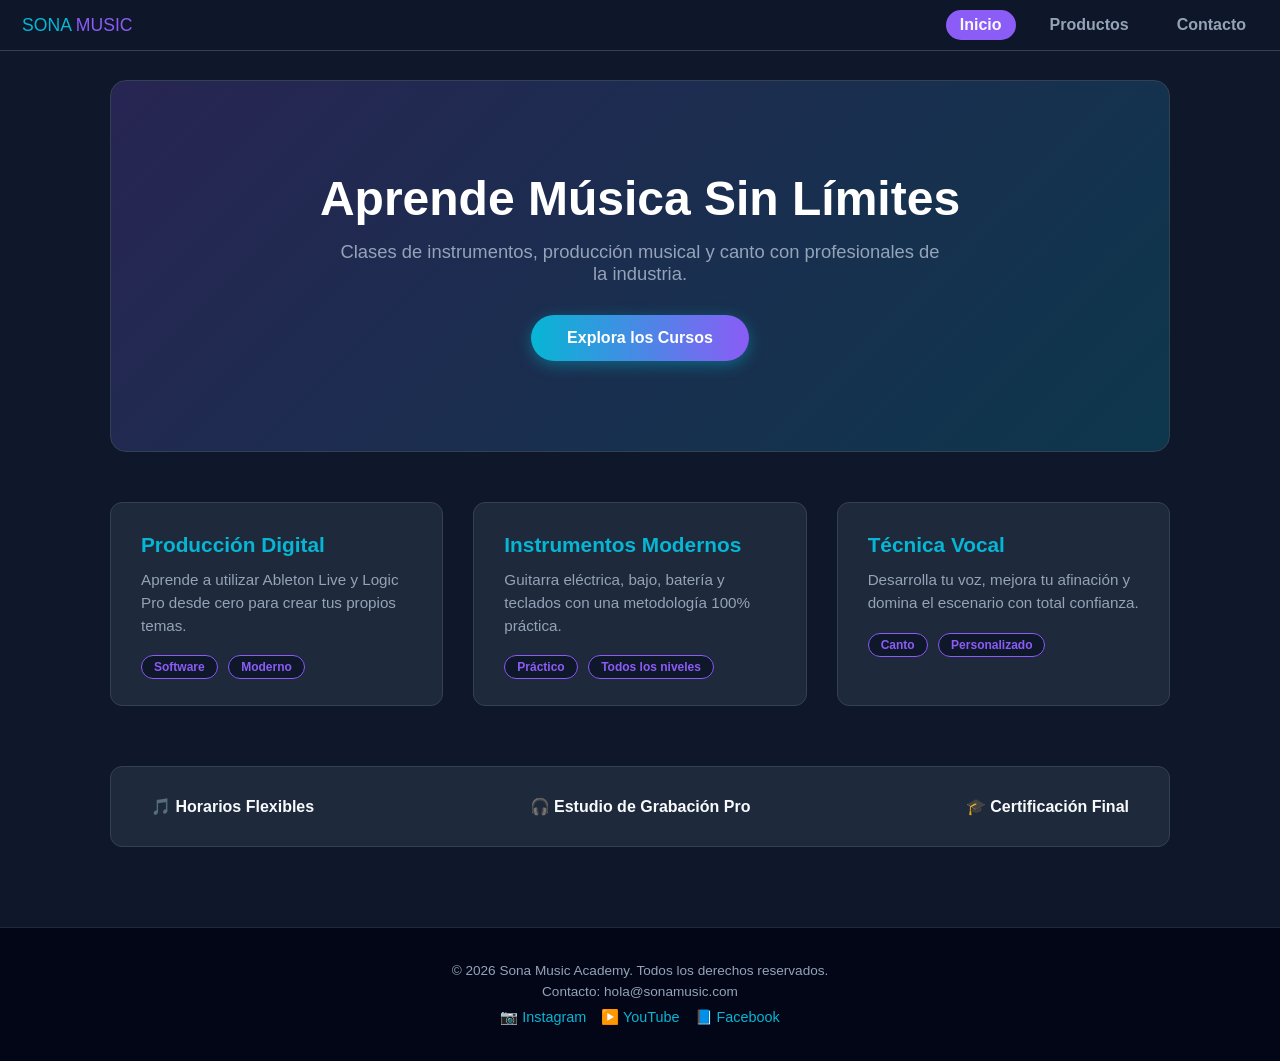
<file: index.html>
<!DOCTYPE html>
<html lang="es">
<head>
  <meta charset="UTF-8">
  <meta name="viewport" content="width=device-width, initial-scale=1.0">
  <title>Sona Music Academy - Inicio</title>
  <link rel="stylesheet" href="global.css">
  <style>
    /* Estilos particulares de index.html */
    #container {
      max-width: 1100px;
      margin: 0 auto;
      padding: 0 20px;
    }

    /* Hero */
    .hero-banner {
      background: linear-gradient(135deg, rgba(139, 92, 246, 0.2), rgba(6, 182, 212, 0.2)),
                  url('https://images.unsplash.com/photo-1511671782779-c97d3d27a1d4?auto=format&fit=crop&w=1200&q=80') center/cover;
      border: 1px solid #334155;
      padding: 90px 30px;
      border-radius: 16px;
      text-align: center;
      margin: 25px 0 50px 0;
    }

    .hero-banner h1 {
      font-size: 3rem;
      margin-bottom: 15px;
      color: #ffffff;
    }

    .hero-banner p {
      font-size: 1.15rem;
      color: var(--text-muted);
      margin-bottom: 30px;
      max-width: 600px;
      margin-left: auto;
      margin-right: auto;
    }

    .btn-cta {
      background: linear-gradient(90deg, var(--accent-cyan), var(--accent-purple));
      color: white;
      border: none;
      padding: 14px 36px;
      font-size: 1rem;
      font-weight: 700;
      border-radius: 30px;
      cursor: pointer;
      box-shadow: 0 4px 15px rgba(6, 182, 212, 0.4);
      transition: transform 0.2s, box-shadow 0.2s;
    }

    .btn-cta:hover {
      transform: translateY(-2px);
      box-shadow: 0 6px 20px rgba(139, 92, 246, 0.5);
    }

    /* Sección de colecciones / programas */
    .programs-grid {
      display: grid;
      grid-template-columns: repeat(auto-fit, minmax(280px, 1fr));
      gap: 30px;
      margin-bottom: 60px;
    }

    .program-card {
      background-color: var(--card-bg);
      border: 1px solid #334155;
      padding: 30px;
      border-radius: 12px;
    }

    .program-card h3 {
      font-size: 1.3rem;
      color: var(--accent-cyan);
      margin-bottom: 12px;
    }

    .program-card p {
      color: var(--text-muted);
      font-size: 0.95rem;
      line-height: 1.5;
      margin-bottom: 20px;
    }

    .tag {
      background-color: #0f172a;
      color: var(--accent-purple);
      border: 1px solid var(--accent-purple);
      padding: 4px 12px;
      border-radius: 20px;
      font-size: 0.75rem;
      font-weight: 600;
      margin-right: 6px;
    }

    /* Banda de beneficios con Flexbox */
    .perks-bar {
      display: flex;
      justify-content: space-between;
      align-items: center;
      background-color: var(--card-bg);
      border: 1px solid #334155;
      padding: 30px 40px;
      border-radius: 12px;
      flex-wrap: wrap;
      gap: 20px;
    }

    .perk-item {
      display: flex;
      align-items: center;
      gap: 10px;
      font-weight: 600;
      color: var(--text-main);
    }
  </style>
</head>
<body>

  <!-- Menú Fijo -->
  <header class="menu-fixed">
    <a href="index.html" class="brand-logo">SONA <span>MUSIC</span></a>
    <nav class="nav-links">
      <a href="index.html" class="active">Inicio</a>
      <a href="productos.html">Productos</a>
      <a href="contacto.html">Contacto</a>
    </nav>
  </header>

  <!-- Contenido Principal -->
  <main id="container">
    
    <!-- Hero -->
    <section class="hero-banner">
      <h1>Aprende Música Sin Límites</h1>
      <p>Clases de instrumentos, producción musical y canto con profesionales de la industria.</p>
      <button class="btn-cta" onclick="location.href='productos.html'">Explora los Cursos</button>
    </section>

    <!-- 3 Bloques informativos -->
    <section class="programs-grid">
      <div class="program-card">
        <h3>Producción Digital</h3>
        <p>Aprende a utilizar Ableton Live y Logic Pro desde cero para crear tus propios temas.</p>
        <span class="tag">Software</span>
        <span class="tag">Moderno</span>
      </div>
      <div class="program-card">
        <h3>Instrumentos Modernos</h3>
        <p>Guitarra eléctrica, bajo, batería y teclados con una metodología 100% práctica.</p>
        <span class="tag">Práctico</span>
        <span class="tag">Todos los niveles</span>
      </div>
      <div class="program-card">
        <h3>Técnica Vocal</h3>
        <p>Desarrolla tu voz, mejora tu afinación y domina el escenario con total confianza.</p>
        <span class="tag">Canto</span>
        <span class="tag">Personalizado</span>
      </div>
    </section>

    <!-- Banda de Beneficios (Flex) -->
    <section class="perks-bar">
      <div class="perk-item">🎵 Horarios Flexibles</div>
      <div class="perk-item">🎧 Estudio de Grabación Pro</div>
      <div class="perk-item">🎓 Certificación Final</div>
    </section>

  </main>

  <!-- Pie de página -->
  <footer>
    <p>&copy; 2026 Sona Music Academy. Todos los derechos reservados.</p>
    <p>Contacto: hola@sonamusic.com</p>

    <div class="redes">
    <a href="#">📷 Instagram</a>
    <a href="#">▶️ YouTube</a>
    <a href="#">📘 Facebook</a>
  </footer>

</body>
</html>
</file>
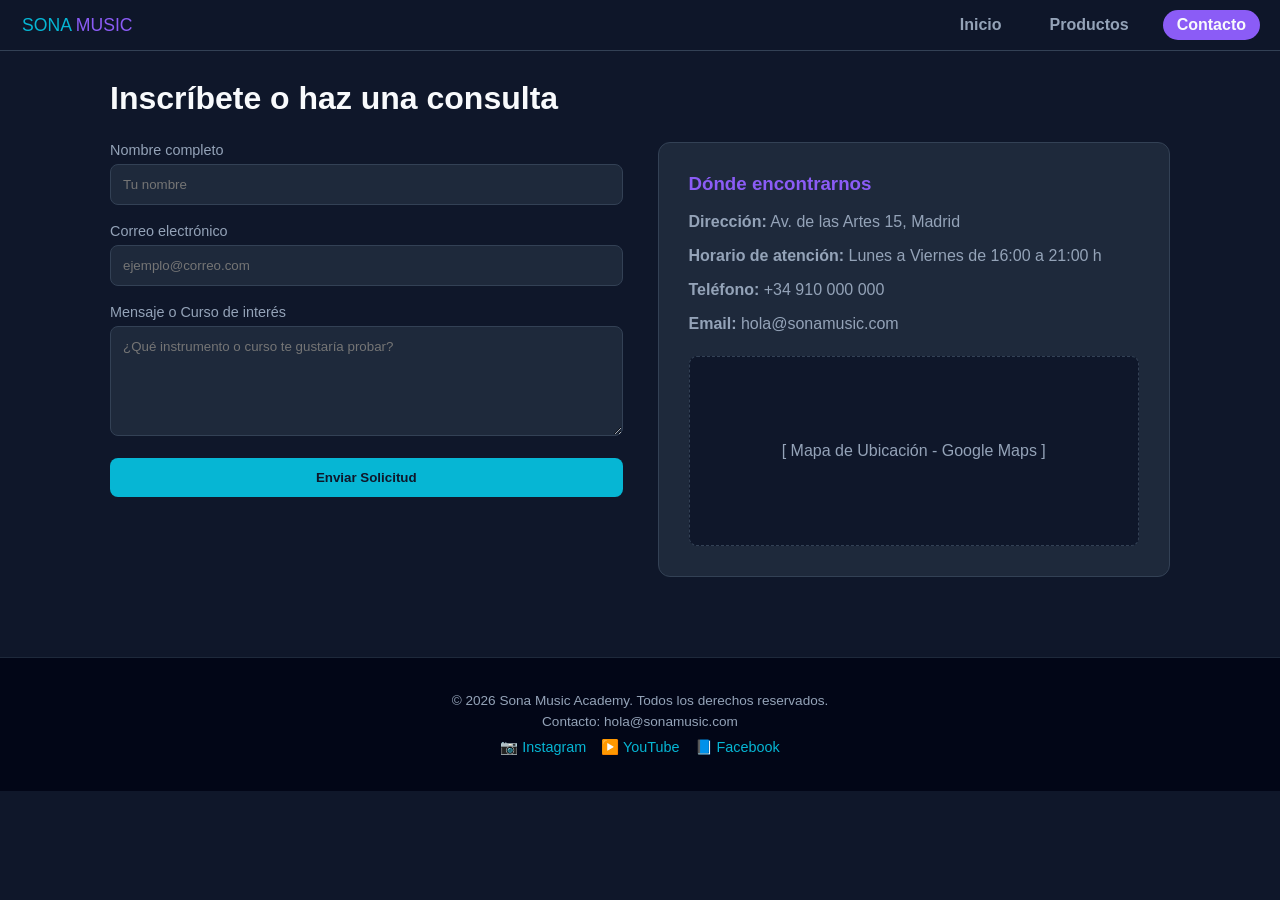
<file: contacto.html>
<!DOCTYPE html>
<html lang="es">
<head>
  <meta charset="UTF-8">
  <meta name="viewport" content="width=device-width, initial-scale=1.0">
  <title>Sona Music Academy - Contacto</title>
  <link rel="stylesheet" href="global.css">
  <style>
    /* Estilos particulares de contacte.html */
    .container {
      max-width: 1100px;
      margin: 0 auto;
      padding: 0 20px;
    }

    h2 {
      margin-top: 20px;
      margin-bottom: 25px;
      font-size: 2rem;
    }

    /* Layout en Grid de 2 Columnas */
    .grid-contact {
      display: grid;
      grid-template-columns: 1fr 1fr;
      gap: 35px;
    }

    @media (max-width: 768px) {
      .grid-contact {
        grid-template-columns: 1fr;
      }
    }

    /* Columna A: Formulario */
    .field-box {
      margin-bottom: 18px;
    }

    .field-box label {
      display: block;
      margin-bottom: 6px;
      font-size: 0.9rem;
      color: var(--text-muted);
    }

    .field-box input,
    .field-box textarea {
      width: 100%;
      padding: 12px;
      background-color: var(--card-bg);
      border: 1px solid #334155;
      border-radius: 8px;
      color: white;
      font-family: inherit;
    }

    .field-box textarea {
      height: 110px;
      resize: vertical;
    }

    .btn-send {
      background-color: var(--accent-cyan);
      color: #0f172a;
      border: none;
      padding: 12px 28px;
      font-weight: 700;
      border-radius: 8px;
      cursor: pointer;
      width: 100%;
    }

    /* Columna B: Información y Mapa */
    .info-box {
      background-color: var(--card-bg);
      border: 1px solid #334155;
      padding: 30px;
      border-radius: 12px;
    }

    .info-box h3 {
      color: var(--accent-purple);
      margin-bottom: 15px;
    }

    .info-box p {
      color: var(--text-muted);
      margin-bottom: 10px;
      line-height: 1.5;
    }

    .map-placeholder {
      width: 100%;
      height: 190px;
      background-color: #0f172a;
      border: 1px dashed #334155;
      border-radius: 8px;
      display: flex;
      align-items: center;
      justify-content: center;
      color: var(--text-muted);
      margin-top: 20px;
    }
  </style>
</head>
<body>

  <header class="menu-fixed">
    <a href="index.html" class="brand-logo">SONA <span>MUSIC</span></a>
    <nav class="nav-links">
      <a href="index.html">Inicio</a>
      <a href="productos.html">Productos</a>
      <a href="contacto.html" class="active">Contacto</a>
    </nav>
  </header>

  <main class="container">
    
    <h2>Inscríbete o haz una consulta</h2>

    <div class="grid-contact">
      
      <section>
        <form>
          <div class="field-box">
            <label for="name">Nombre completo</label>
            <input type="text" id="name" required placeholder="Tu nombre">
          </div>
          <div class="field-box">
            <label for="email">Correo electrónico</label>
            <input type="email" id="email" required placeholder="ejemplo@correo.com">
          </div>
          <div class="field-box">
            <label for="msg">Mensaje o Curso de interés</label>
            <textarea id="msg" required placeholder="¿Qué instrumento o curso te gustaría probar?"></textarea>
          </div>
          <button type="submit" class="btn-send">Enviar Solicitud</button>
        </form>
      </section>

      <!-- Columna B: Información y Mapa -->
      <section class="info-box">
        <h3>Dónde encontrarnos</h3>
        <p><strong>Dirección:</strong> Av. de las Artes 15, Madrid</p>
        <p><strong>Horario de atención:</strong> Lunes a Viernes de 16:00 a 21:00 h</p>
        <p><strong>Teléfono:</strong> +34 910 000 000</p>
        <p><strong>Email:</strong> hola@sonamusic.com</p>

        <div class="map-placeholder">
          [ Mapa de Ubicación - Google Maps ]
        </div>
      </section>

    </div>

  </main>

  <!-- Pie de página -->
  <footer>
    <p>&copy; 2026 Sona Music Academy. Todos los derechos reservados.</p>
    <p>Contacto: hola@sonamusic.com</p>

    <div class="redes">
    <a href="#">📷 Instagram</a>
    <a href="#">▶️ YouTube</a>
    <a href="#">📘 Facebook</a>
  </footer>

</body>
</html>
</file>
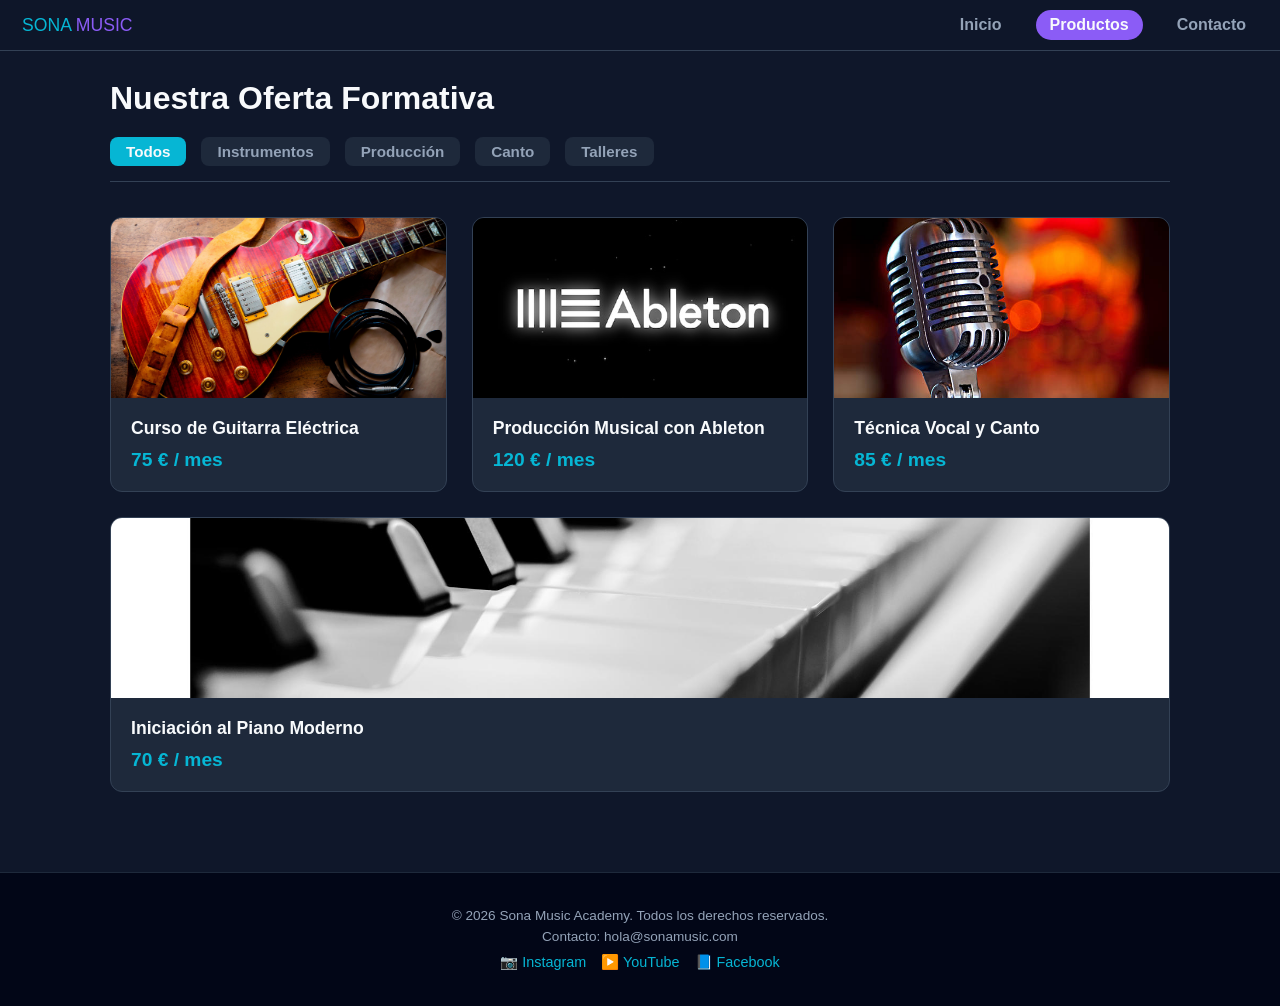
<file: productos.html>
<!DOCTYPE html>
<html lang="es">
<head>
  <meta charset="UTF-8">
  <meta name="viewport" content="width=device-width, initial-scale=1.0">
  <title>Sona Music Academy - Cursos</title>
  <link rel="stylesheet" href="global.css">
  <style>

   .imagen{
      width: 100%;
      height: 100%;
       object-fit: cover;
   }
    .container {
      max-width: 1100px;
      margin: 0 auto;
      padding: 0 20px;
    }

    h2 {
      margin-top: 20px;
      margin-bottom: 20px;
      font-size: 2rem;
    }

    /* Barra de filtros */
    .filter-wrapper {
      display: flex;
      gap: 15px;
      margin-bottom: 35px;
      padding-bottom: 15px;
      border-bottom: 1px solid #334155;
    }

    .filter-wrapper a {
      color: var(--text-muted);
      text-decoration: none;
      font-size: 0.95rem;
      font-weight: 600;
      padding: 6px 16px;
      border-radius: 8px;
      background-color: var(--card-bg);
      cursor: pointer;
    }

    .filter-wrapper a.active-filter,
    .filter-wrapper a:hover {
      color: var(--text-main);
      background-color: var(--accent-cyan);
    }

  
    .courses-flex-grid {
      display: flex;
      flex-wrap: wrap;
      gap: 25px;
    }

    .course-card {
      flex: 1 1 260px;
      background-color: var(--card-bg);
      border: 1px solid #334155;
      border-radius: 12px;
      overflow: hidden;
      display: flex;
      flex-direction: column;
    }

    .course-thumb {
      height: 180px;
      background-color: #334155;
      display: flex;
      align-items: center;
      justify-content: center;
      color: var(--text-muted);
      font-weight: bold;
      overflow: hidden;
    }

    .course-details {
      padding: 20px;
      display: flex;
      flex-direction: column;
      flex-grow: 1;
      justify-content: space-between;
    }

    .course-title {
      font-size: 1.1rem;
      font-weight: 700;
      margin-bottom: 10px;
    }

    .course-price {
      font-size: 1.2rem;
      font-weight: 800;
      color: var(--accent-cyan);
    }
  </style>
</head>
<body>


  <header class="menu-fixed">
    <a href="index.html" class="brand-logo">SONA <span>MUSIC</span></a>
    <nav class="nav-links">
      <a href="index.html">Inicio</a>
      <a href="productos.html" class="active">Productos</a>
      <a href="contacto.html">Contacto</a>
    </nav>
  </header>


  <main class="container">
    
    <h2>Nuestra Oferta Formativa</h2>

    <div class="filter-wrapper">
      <a class="active-filter">Todos</a>
      <a>Instrumentos</a>
      <a>Producción</a>
      <a>Canto</a>
      <a>Talleres</a>
    </div>

   
    <div class="courses-flex-grid">
      
      <div class="course-card">
        <div class="course-thumb"> <img class="imagen" src="Imagenes/Guitarra.jpg" width="300"/></div>
        <div class="course-details">
          <div class="course-title">Curso de Guitarra Eléctrica</div>
          <div class="course-price">75 € / mes</div>
        </div>
      </div>

      <div class="course-card">
        <div class="course-thumb"> <img class="imagen" src="Imagenes/Ableton.jpg" width="300"/></div>
        <div class="course-details">
          <div class="course-title">Producción Musical con Ableton</div>
          <div class="course-price">120 € / mes</div>
        </div>
      </div>

      <div class="course-card">
        <div class="course-thumb"> <img class="imagen" src="Imagenes/Microfono.jpg" width="300"/></div>
        <div class="course-details">
          <div class="course-title">Técnica Vocal y Canto</div>
          <div class="course-price">85 € / mes</div>
        </div>
      </div>

      <div class="course-card">
        <div class="course-thumb"> <img class="imagen" src="Imagenes/Piano.jpg" width="300"/></div>
        <div class="course-details">
          <div class="course-title">Iniciación al Piano Moderno</div>
          <div class="course-price">70 € / mes</div>
        </div>
      </div>

    </div>

  </main>

  <!-- Pie de página -->
  <footer>
    <p>&copy; 2026 Sona Music Academy. Todos los derechos reservados.</p>
    <p>Contacto: hola@sonamusic.com</p>

    <div class="redes">
    <a href="#">📷 Instagram</a>
    <a href="#">▶️ YouTube</a>
    <a href="#">📘 Facebook</a>
  </footer>

</body>
</html>
</file>
<file: global.css>
* {
  box-sizing: border-box;
  margin: 0;
  padding: 0;
}

:root {
  --bg-dark: #0f172a;
  --card-bg: #1e293b;
  --accent-cyan: #06b6d4;
  --accent-purple: #8b5cf6;
  --text-main: #f8fafc;
  --text-muted: #94a3b8;
}


body {
  font-family: Arial, sans-serif;
  color: var(--text-main);
  background-color: var(--bg-dark);
  margin-top: 80px; /* Margen para evitar que el menú fijo tape el contenido */
}

header.menu-fixed {
  position: fixed;
  top: 0;
  left: 0;
  width: 100%;
  background-color: rgba(15, 23, 42, 0.95);
  backdrop-filter: blur(8px);
  border-bottom: 1px solid #334155;
  z-index: 1000;
  display: flex;
  justify-content: space-between;
  align-items: center;
  padding: 10px 20px;
}

.brand-logo {
  font-size: 1.1rem;
  font-weight: 100;
  color: var(--accent-cyan);
  text-decoration: none;
  text-transform: uppercase;
  margin-right: 20px;
  margin-left: 2px ;
}

.brand-logo span {
  color: var(--accent-purple);
}

nav.nav-links {
  display: flex;
  gap: 20px;
}

nav.nav-links a {
  text-decoration: none;
  color: var(--text-muted);
  font-weight: 600;
  padding: 6px 14px;
  border-radius: 20px;
  transition: all 0.3s ease;
}

nav.nav-links a:hover,
nav.nav-links a.active {
  color: var(--text-main);
  background-color: var(--accent-purple);
}

/* Pie de página mínimo */
footer {
  background-color: #020617;
  border-top: 1px solid #1e293b;
  color: var(--text-muted);
  text-align: center;
  padding: 35px 20px;
  margin-top: 80px;
  font-size: 0.85rem;
}

footer p {
  margin-bottom: 6px;
}

.redes {
  margin-top: 10px;
  display: flex;
  justify-content: center; 
  gap: 15px;             
}
.redes a {
  color: var(--accent-cyan);
  text-decoration: none; 
  font-size: 0.9rem;
}

.redes a:hover {
  text-decoration: none;
  color:#8b5cf6
}
</file>
